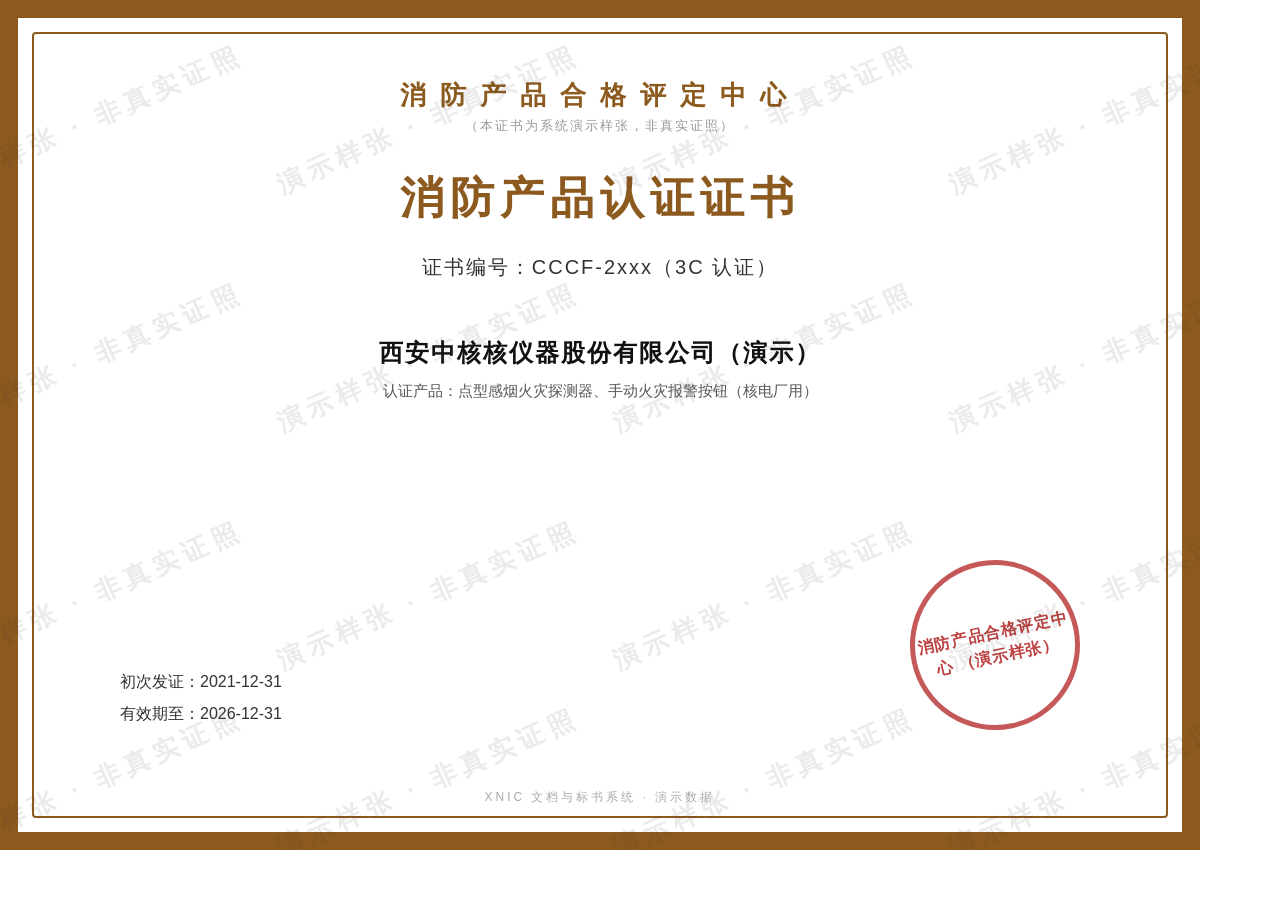
<file: .samples/cert_fire_3c.html>
<!DOCTYPE html>
<html lang="zh"><head><meta charset="utf-8"><style>
*{margin:0;padding:0;box-sizing:border-box}
body{width:1200px;height:850px;background:#fff;font-family:"Microsoft YaHei","PingFang SC",sans-serif;position:relative;overflow:hidden}
.frame{border:18px solid #8c5a1f;position:absolute;inset:0}
.frame::after{content:"";position:absolute;inset:14px;border:2px solid #8c5a1f;border-radius:4px}
.inner{position:absolute;inset:44px;display:flex;flex-direction:column;align-items:center;padding:34px 60px 0;text-align:center}
.gov{font-size:26px;font-weight:700;color:#8c5a1f;letter-spacing:14px;margin-bottom:4px}
.hint{font-size:13px;color:#999;letter-spacing:2px}
.title{font-size:44px;font-weight:800;color:#8c5a1f;letter-spacing:6px;margin:34px 0 26px}
.no{font-size:20px;color:#333;letter-spacing:2px;margin-bottom:30px}
table{border-collapse:collapse;margin:0 auto}
td{font-size:17px;color:#333;padding:8px 18px;letter-spacing:1px;text-align:left}
td.k{color:#666;white-space:nowrap}
.holder{font-size:24px;font-weight:700;color:#111;margin:26px 0 8px;letter-spacing:2px}
.scope{font-size:15px;color:#555;max-width:820px;line-height:1.8}
.seal{position:absolute;right:120px;bottom:120px;width:170px;height:170px;border:5px solid rgba(178,32,32,.75);border-radius:50%;
  display:flex;align-items:center;justify-content:center;color:rgba(178,32,32,.85);font-size:16px;font-weight:700;line-height:1.5;
  transform:rotate(-12deg);text-align:center;letter-spacing:1px}
.valid{position:absolute;left:120px;bottom:120px;font-size:16px;color:#333;line-height:2}
.valid b{font-size:19px;color:#8c5a1f}
.wm{position:absolute;inset:0;pointer-events:none;overflow:hidden}
.wm span{position:absolute;transform:rotate(-24deg);color:rgba(60,60,60,.10);font-size:26px;font-weight:700;white-space:nowrap;letter-spacing:6px}
.foot{position:absolute;bottom:44px;width:100%;text-align:center;font-size:12px;color:#aaa;letter-spacing:3px}
</style></head><body>
<div class="frame"></div>
<div class="inner">
  <div class="gov">消防产品合格评定中心</div>
  <div class="hint">（本证书为系统演示样张，非真实证照）</div>
  <div class="title">消防产品认证证书</div>
  <div class="no">证书编号：CCCF-2xxx（3C 认证）</div>
  <div class="holder">西安中核核仪器股份有限公司（演示）</div>
  <div class="scope">认证产品：点型感烟火灾探测器、手动火灾报警按钮（核电厂用）</div>
</div>
<div class="valid">初次发证：2021-12-31<br>有效期至：2026-12-31</div>
<div class="seal">消防产品合格评定中心
（演示样张）</div>
<div class="wm"><span style="top:12%;left:-6%">演示样张 · 非真实证照</span><span style="top:12%;left:22%">演示样张 · 非真实证照</span><span style="top:12%;left:50%">演示样张 · 非真实证照</span><span style="top:12%;left:78%">演示样张 · 非真实证照</span><span style="top:40%;left:-6%">演示样张 · 非真实证照</span><span style="top:40%;left:22%">演示样张 · 非真实证照</span><span style="top:40%;left:50%">演示样张 · 非真实证照</span><span style="top:40%;left:78%">演示样张 · 非真实证照</span><span style="top:68%;left:-6%">演示样张 · 非真实证照</span><span style="top:68%;left:22%">演示样张 · 非真实证照</span><span style="top:68%;left:50%">演示样张 · 非真实证照</span><span style="top:68%;left:78%">演示样张 · 非真实证照</span><span style="top:90%;left:-6%">演示样张 · 非真实证照</span><span style="top:90%;left:22%">演示样张 · 非真实证照</span><span style="top:90%;left:50%">演示样张 · 非真实证照</span><span style="top:90%;left:78%">演示样张 · 非真实证照</span></div>
<div class="foot">XNIC 文档与标书系统 · 演示数据</div>
</body></html>
</file>
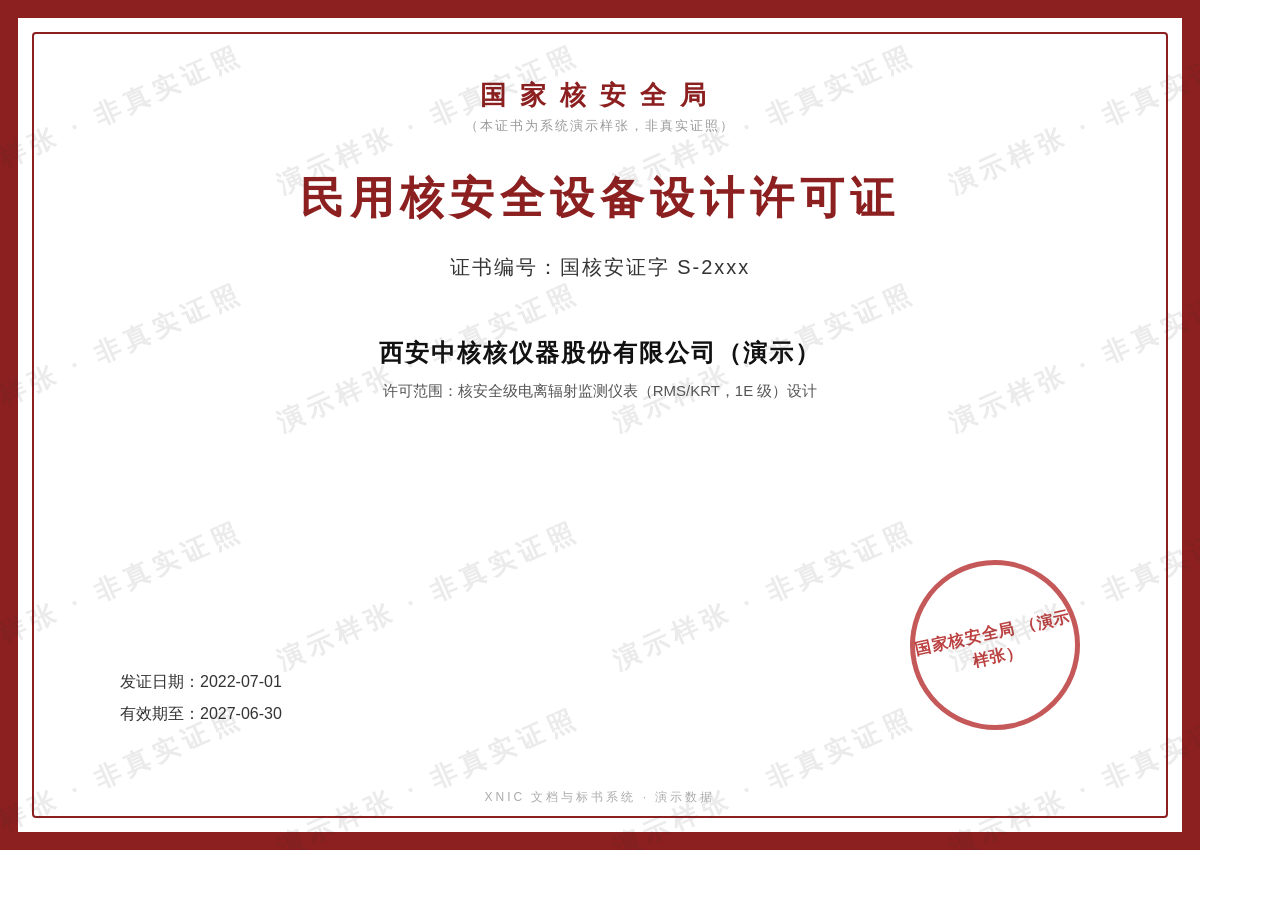
<file: .samples/cert_nnsa_design.html>
<!DOCTYPE html>
<html lang="zh"><head><meta charset="utf-8"><style>
*{margin:0;padding:0;box-sizing:border-box}
body{width:1200px;height:850px;background:#fff;font-family:"Microsoft YaHei","PingFang SC",sans-serif;position:relative;overflow:hidden}
.frame{border:18px solid #8c1f1f;position:absolute;inset:0}
.frame::after{content:"";position:absolute;inset:14px;border:2px solid #8c1f1f;border-radius:4px}
.inner{position:absolute;inset:44px;display:flex;flex-direction:column;align-items:center;padding:34px 60px 0;text-align:center}
.gov{font-size:26px;font-weight:700;color:#8c1f1f;letter-spacing:14px;margin-bottom:4px}
.hint{font-size:13px;color:#999;letter-spacing:2px}
.title{font-size:44px;font-weight:800;color:#8c1f1f;letter-spacing:6px;margin:34px 0 26px}
.no{font-size:20px;color:#333;letter-spacing:2px;margin-bottom:30px}
table{border-collapse:collapse;margin:0 auto}
td{font-size:17px;color:#333;padding:8px 18px;letter-spacing:1px;text-align:left}
td.k{color:#666;white-space:nowrap}
.holder{font-size:24px;font-weight:700;color:#111;margin:26px 0 8px;letter-spacing:2px}
.scope{font-size:15px;color:#555;max-width:820px;line-height:1.8}
.seal{position:absolute;right:120px;bottom:120px;width:170px;height:170px;border:5px solid rgba(178,32,32,.75);border-radius:50%;
  display:flex;align-items:center;justify-content:center;color:rgba(178,32,32,.85);font-size:16px;font-weight:700;line-height:1.5;
  transform:rotate(-12deg);text-align:center;letter-spacing:1px}
.valid{position:absolute;left:120px;bottom:120px;font-size:16px;color:#333;line-height:2}
.valid b{font-size:19px;color:#8c1f1f}
.wm{position:absolute;inset:0;pointer-events:none;overflow:hidden}
.wm span{position:absolute;transform:rotate(-24deg);color:rgba(60,60,60,.10);font-size:26px;font-weight:700;white-space:nowrap;letter-spacing:6px}
.foot{position:absolute;bottom:44px;width:100%;text-align:center;font-size:12px;color:#aaa;letter-spacing:3px}
</style></head><body>
<div class="frame"></div>
<div class="inner">
  <div class="gov">国家核安全局</div>
  <div class="hint">（本证书为系统演示样张，非真实证照）</div>
  <div class="title">民用核安全设备设计许可证</div>
  <div class="no">证书编号：国核安证字 S-2xxx</div>
  <div class="holder">西安中核核仪器股份有限公司（演示）</div>
  <div class="scope">许可范围：核安全级电离辐射监测仪表（RMS/KRT，1E 级）设计</div>
</div>
<div class="valid">发证日期：2022-07-01<br>有效期至：2027-06-30</div>
<div class="seal">国家核安全局
（演示样张）</div>
<div class="wm"><span style="top:12%;left:-6%">演示样张 · 非真实证照</span><span style="top:12%;left:22%">演示样张 · 非真实证照</span><span style="top:12%;left:50%">演示样张 · 非真实证照</span><span style="top:12%;left:78%">演示样张 · 非真实证照</span><span style="top:40%;left:-6%">演示样张 · 非真实证照</span><span style="top:40%;left:22%">演示样张 · 非真实证照</span><span style="top:40%;left:50%">演示样张 · 非真实证照</span><span style="top:40%;left:78%">演示样张 · 非真实证照</span><span style="top:68%;left:-6%">演示样张 · 非真实证照</span><span style="top:68%;left:22%">演示样张 · 非真实证照</span><span style="top:68%;left:50%">演示样张 · 非真实证照</span><span style="top:68%;left:78%">演示样张 · 非真实证照</span><span style="top:90%;left:-6%">演示样张 · 非真实证照</span><span style="top:90%;left:22%">演示样张 · 非真实证照</span><span style="top:90%;left:50%">演示样张 · 非真实证照</span><span style="top:90%;left:78%">演示样张 · 非真实证照</span></div>
<div class="foot">XNIC 文档与标书系统 · 演示数据</div>
</body></html>
</file>
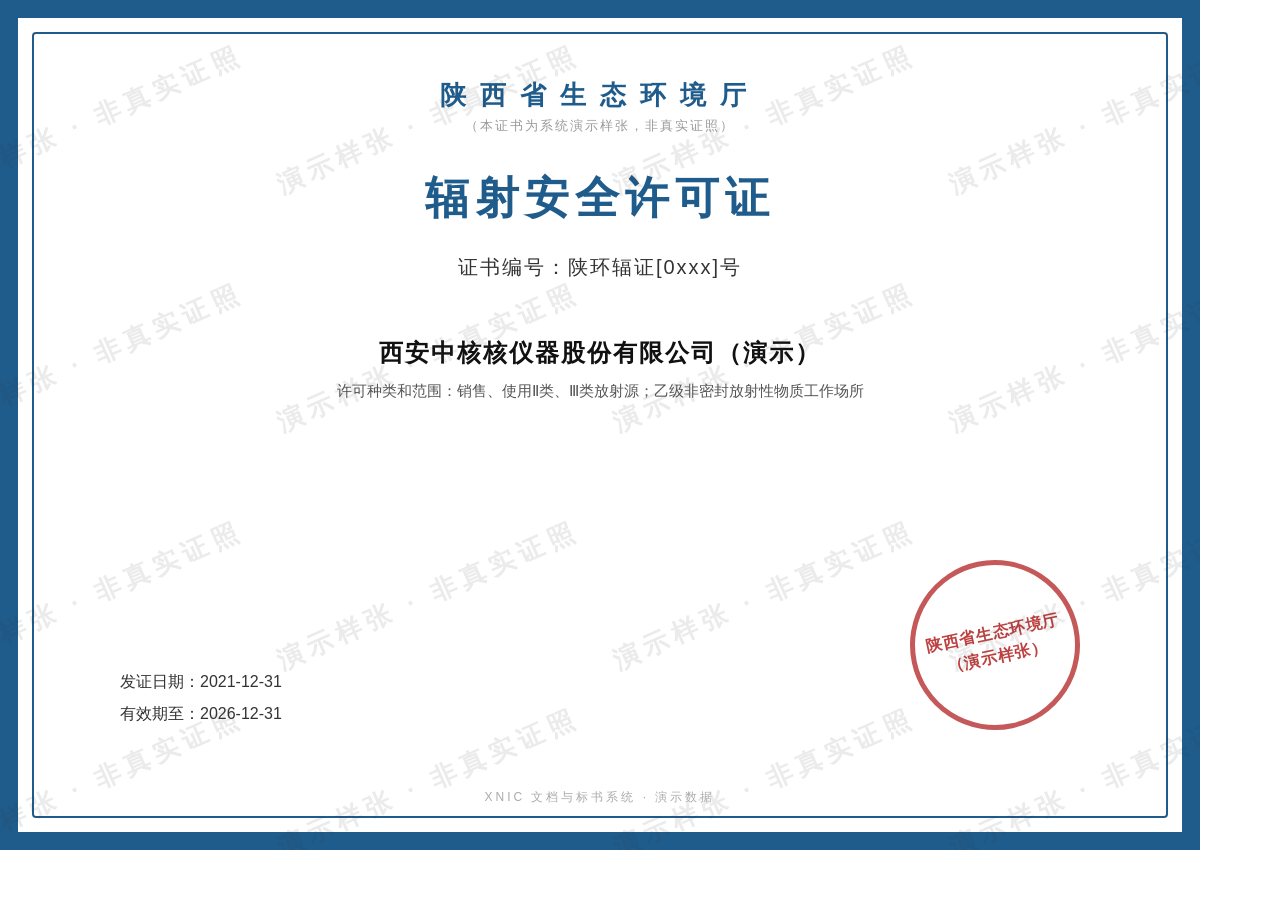
<file: .samples/cert_radiation.html>
<!DOCTYPE html>
<html lang="zh"><head><meta charset="utf-8"><style>
*{margin:0;padding:0;box-sizing:border-box}
body{width:1200px;height:850px;background:#fff;font-family:"Microsoft YaHei","PingFang SC",sans-serif;position:relative;overflow:hidden}
.frame{border:18px solid #1f5c8c;position:absolute;inset:0}
.frame::after{content:"";position:absolute;inset:14px;border:2px solid #1f5c8c;border-radius:4px}
.inner{position:absolute;inset:44px;display:flex;flex-direction:column;align-items:center;padding:34px 60px 0;text-align:center}
.gov{font-size:26px;font-weight:700;color:#1f5c8c;letter-spacing:14px;margin-bottom:4px}
.hint{font-size:13px;color:#999;letter-spacing:2px}
.title{font-size:44px;font-weight:800;color:#1f5c8c;letter-spacing:6px;margin:34px 0 26px}
.no{font-size:20px;color:#333;letter-spacing:2px;margin-bottom:30px}
table{border-collapse:collapse;margin:0 auto}
td{font-size:17px;color:#333;padding:8px 18px;letter-spacing:1px;text-align:left}
td.k{color:#666;white-space:nowrap}
.holder{font-size:24px;font-weight:700;color:#111;margin:26px 0 8px;letter-spacing:2px}
.scope{font-size:15px;color:#555;max-width:820px;line-height:1.8}
.seal{position:absolute;right:120px;bottom:120px;width:170px;height:170px;border:5px solid rgba(178,32,32,.75);border-radius:50%;
  display:flex;align-items:center;justify-content:center;color:rgba(178,32,32,.85);font-size:16px;font-weight:700;line-height:1.5;
  transform:rotate(-12deg);text-align:center;letter-spacing:1px}
.valid{position:absolute;left:120px;bottom:120px;font-size:16px;color:#333;line-height:2}
.valid b{font-size:19px;color:#1f5c8c}
.wm{position:absolute;inset:0;pointer-events:none;overflow:hidden}
.wm span{position:absolute;transform:rotate(-24deg);color:rgba(60,60,60,.10);font-size:26px;font-weight:700;white-space:nowrap;letter-spacing:6px}
.foot{position:absolute;bottom:44px;width:100%;text-align:center;font-size:12px;color:#aaa;letter-spacing:3px}
</style></head><body>
<div class="frame"></div>
<div class="inner">
  <div class="gov">陕西省生态环境厅</div>
  <div class="hint">（本证书为系统演示样张，非真实证照）</div>
  <div class="title">辐射安全许可证</div>
  <div class="no">证书编号：陕环辐证[0xxx]号</div>
  <div class="holder">西安中核核仪器股份有限公司（演示）</div>
  <div class="scope">许可种类和范围：销售、使用Ⅱ类、Ⅲ类放射源；乙级非密封放射性物质工作场所</div>
</div>
<div class="valid">发证日期：2021-12-31<br>有效期至：2026-12-31</div>
<div class="seal">陕西省生态环境厅
（演示样张）</div>
<div class="wm"><span style="top:12%;left:-6%">演示样张 · 非真实证照</span><span style="top:12%;left:22%">演示样张 · 非真实证照</span><span style="top:12%;left:50%">演示样张 · 非真实证照</span><span style="top:12%;left:78%">演示样张 · 非真实证照</span><span style="top:40%;left:-6%">演示样张 · 非真实证照</span><span style="top:40%;left:22%">演示样张 · 非真实证照</span><span style="top:40%;left:50%">演示样张 · 非真实证照</span><span style="top:40%;left:78%">演示样张 · 非真实证照</span><span style="top:68%;left:-6%">演示样张 · 非真实证照</span><span style="top:68%;left:22%">演示样张 · 非真实证照</span><span style="top:68%;left:50%">演示样张 · 非真实证照</span><span style="top:68%;left:78%">演示样张 · 非真实证照</span><span style="top:90%;left:-6%">演示样张 · 非真实证照</span><span style="top:90%;left:22%">演示样张 · 非真实证照</span><span style="top:90%;left:50%">演示样张 · 非真实证照</span><span style="top:90%;left:78%">演示样张 · 非真实证照</span></div>
<div class="foot">XNIC 文档与标书系统 · 演示数据</div>
</body></html>
</file>
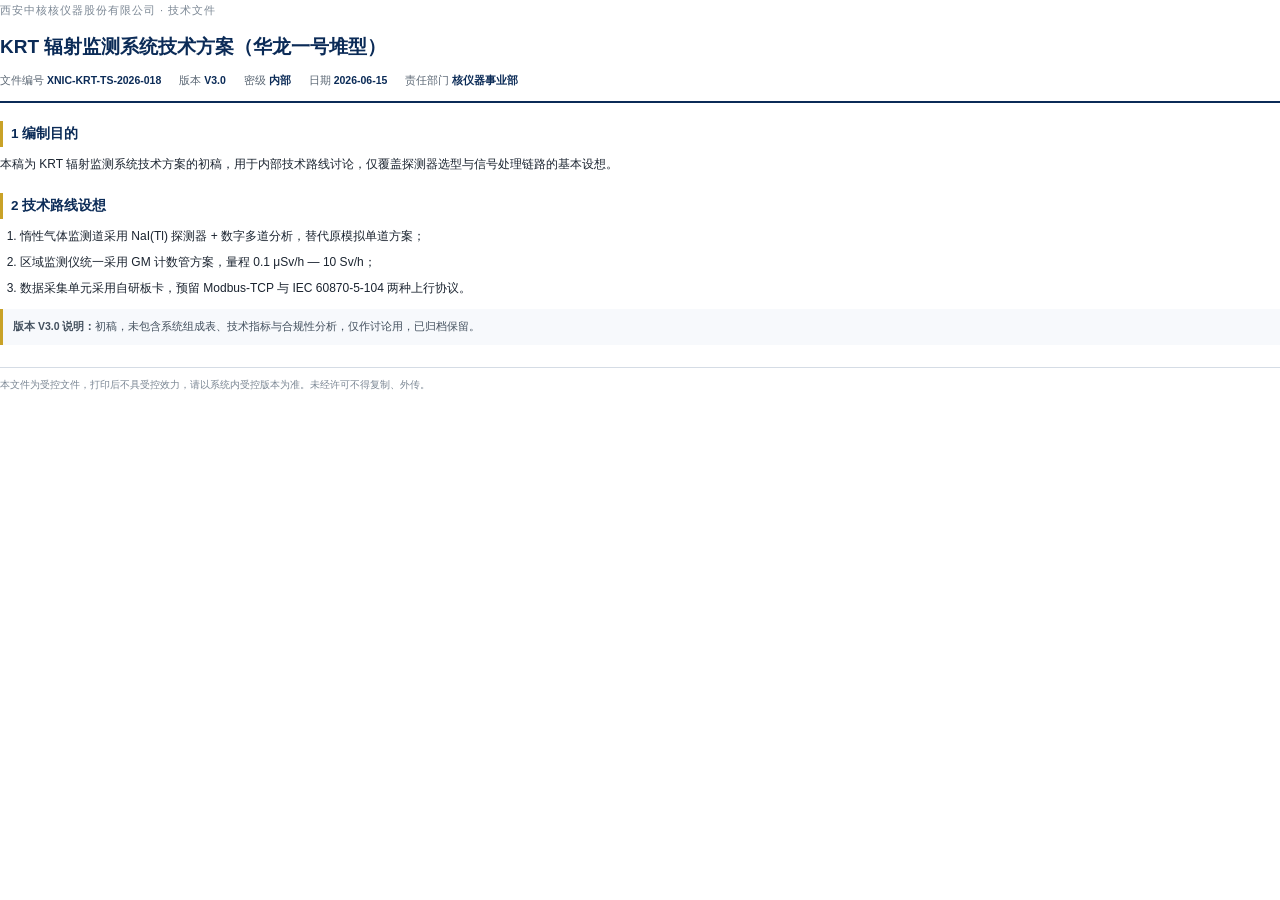
<file: .samples/krt_v30.html>
<!DOCTYPE html><html lang="zh-CN"><head><meta charset="utf-8"><style>
@page { size: A4; margin: 18mm 16mm; }
* { box-sizing: border-box; }
body { font-family: "Microsoft YaHei", "SimSun", sans-serif; color: #1b2430; font-size: 12px; line-height: 1.9; margin: 0; }
.head { border-bottom: 2px solid #0b2b57; padding-bottom: 10px; margin-bottom: 16px; }
.brand { font-size: 11px; color: #7b8794; letter-spacing: 1px; }
h1 { font-size: 19px; color: #0b2b57; margin: 8px 0 6px; }
.meta { display: flex; gap: 18px; font-size: 10.5px; color: #5b6774; flex-wrap: wrap; }
.meta b { color: #0b2b57; font-weight: 600; }
.stamp { float: right; border: 1.5px solid #b42318; color: #b42318; padding: 2px 8px; font-size: 10px; border-radius: 3px; transform: rotate(-6deg); }
h2 { font-size: 13.5px; color: #0b2b57; margin: 18px 0 6px; border-left: 3px solid #c9a227; padding-left: 8px; }
h3 { font-size: 12px; color: #1b2430; margin: 12px 0 4px; }
p { margin: 5px 0; text-align: justify; }
table { width: 100%; border-collapse: collapse; margin: 8px 0; font-size: 10.5px; }
th, td { border: 1px solid #d5dce5; padding: 5px 7px; text-align: left; }
th { background: #eef2f8; color: #0b2b57; font-weight: 600; }
.note { background: #f7f9fc; border-left: 3px solid #c9a227; padding: 8px 10px; font-size: 10.5px; color: #43505e; margin: 10px 0; }
.foot { margin-top: 22px; border-top: 1px solid #d5dce5; padding-top: 8px; font-size: 9.5px; color: #7b8794; }
ol { margin: 6px 0 6px 20px; padding: 0; }
li { margin: 3px 0; }
</style></head>
<body><div class="head">
  <div class="brand">西安中核核仪器股份有限公司 · 技术文件</div>
  <h1>KRT 辐射监测系统技术方案（华龙一号堆型）</h1>
  <div class="meta"><span>文件编号 <b>XNIC-KRT-TS-2026-018</b></span><span>版本 <b>V3.0</b></span>
  <span>密级 <b>内部</b></span><span>日期 <b>2026-06-15</b></span><span>责任部门 <b>核仪器事业部</b></span></div>
  
</div><h2>1 编制目的</h2><p>本稿为 KRT 辐射监测系统技术方案的初稿，用于内部技术路线讨论，仅覆盖探测器选型与信号处理链路的基本设想。</p><h2>2 技术路线设想</h2><ol><li>惰性气体监测道采用 NaI(Tl) 探测器 + 数字多道分析，替代原模拟单道方案；</li><li>区域监测仪统一采用 GM 计数管方案，量程 0.1 μSv/h — 10 Sv/h；</li><li>数据采集单元采用自研板卡，预留 Modbus-TCP 与 IEC 60870-5-104 两种上行协议。</li></ol><div class='note'><b>版本 V3.0 说明：</b>初稿，未包含系统组成表、技术指标与合规性分析，仅作讨论用，已归档保留。</div>
<div class="foot">本文件为受控文件，打印后不具受控效力，请以系统内受控版本为准。未经许可不得复制、外传。</div>
</body></html>
</file>
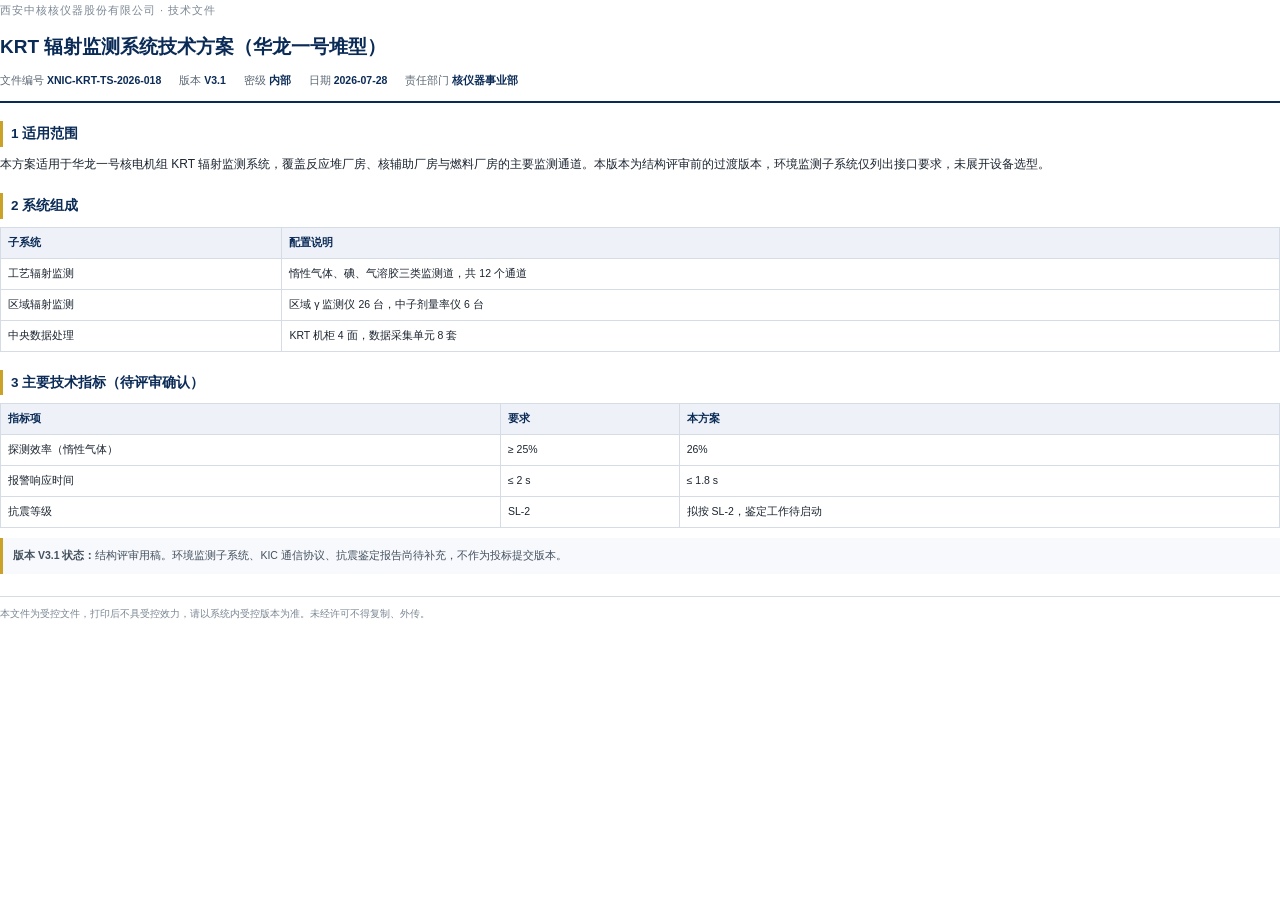
<file: .samples/krt_v31.html>
<!DOCTYPE html><html lang="zh-CN"><head><meta charset="utf-8"><style>
@page { size: A4; margin: 18mm 16mm; }
* { box-sizing: border-box; }
body { font-family: "Microsoft YaHei", "SimSun", sans-serif; color: #1b2430; font-size: 12px; line-height: 1.9; margin: 0; }
.head { border-bottom: 2px solid #0b2b57; padding-bottom: 10px; margin-bottom: 16px; }
.brand { font-size: 11px; color: #7b8794; letter-spacing: 1px; }
h1 { font-size: 19px; color: #0b2b57; margin: 8px 0 6px; }
.meta { display: flex; gap: 18px; font-size: 10.5px; color: #5b6774; flex-wrap: wrap; }
.meta b { color: #0b2b57; font-weight: 600; }
.stamp { float: right; border: 1.5px solid #b42318; color: #b42318; padding: 2px 8px; font-size: 10px; border-radius: 3px; transform: rotate(-6deg); }
h2 { font-size: 13.5px; color: #0b2b57; margin: 18px 0 6px; border-left: 3px solid #c9a227; padding-left: 8px; }
h3 { font-size: 12px; color: #1b2430; margin: 12px 0 4px; }
p { margin: 5px 0; text-align: justify; }
table { width: 100%; border-collapse: collapse; margin: 8px 0; font-size: 10.5px; }
th, td { border: 1px solid #d5dce5; padding: 5px 7px; text-align: left; }
th { background: #eef2f8; color: #0b2b57; font-weight: 600; }
.note { background: #f7f9fc; border-left: 3px solid #c9a227; padding: 8px 10px; font-size: 10.5px; color: #43505e; margin: 10px 0; }
.foot { margin-top: 22px; border-top: 1px solid #d5dce5; padding-top: 8px; font-size: 9.5px; color: #7b8794; }
ol { margin: 6px 0 6px 20px; padding: 0; }
li { margin: 3px 0; }
</style></head>
<body><div class="head">
  <div class="brand">西安中核核仪器股份有限公司 · 技术文件</div>
  <h1>KRT 辐射监测系统技术方案（华龙一号堆型）</h1>
  <div class="meta"><span>文件编号 <b>XNIC-KRT-TS-2026-018</b></span><span>版本 <b>V3.1</b></span>
  <span>密级 <b>内部</b></span><span>日期 <b>2026-07-28</b></span><span>责任部门 <b>核仪器事业部</b></span></div>
  
</div><h2>1 适用范围</h2><p>本方案适用于华龙一号核电机组 KRT 辐射监测系统，覆盖反应堆厂房、核辅助厂房与燃料厂房的主要监测通道。本版本为结构评审前的过渡版本，环境监测子系统仅列出接口要求，未展开设备选型。</p><h2>2 系统组成</h2><table><tr><th style='width:22%'>子系统</th><th>配置说明</th></tr><tr><td>工艺辐射监测</td><td>惰性气体、碘、气溶胶三类监测道，共 12 个通道</td></tr><tr><td>区域辐射监测</td><td>区域 γ 监测仪 26 台，中子剂量率仪 6 台</td></tr><tr><td>中央数据处理</td><td>KRT 机柜 4 面，数据采集单元 8 套</td></tr></table><h2>3 主要技术指标（待评审确认）</h2><table><tr><th>指标项</th><th>要求</th><th>本方案</th></tr><tr><td>探测效率（惰性气体）</td><td>≥ 25%</td><td>26%</td></tr><tr><td>报警响应时间</td><td>≤ 2 s</td><td>≤ 1.8 s</td></tr><tr><td>抗震等级</td><td>SL-2</td><td>拟按 SL-2，鉴定工作待启动</td></tr></table><div class='note'><b>版本 V3.1 状态：</b>结构评审用稿。环境监测子系统、KIC 通信协议、抗震鉴定报告尚待补充，不作为投标提交版本。</div>
<div class="foot">本文件为受控文件，打印后不具受控效力，请以系统内受控版本为准。未经许可不得复制、外传。</div>
</body></html>
</file>
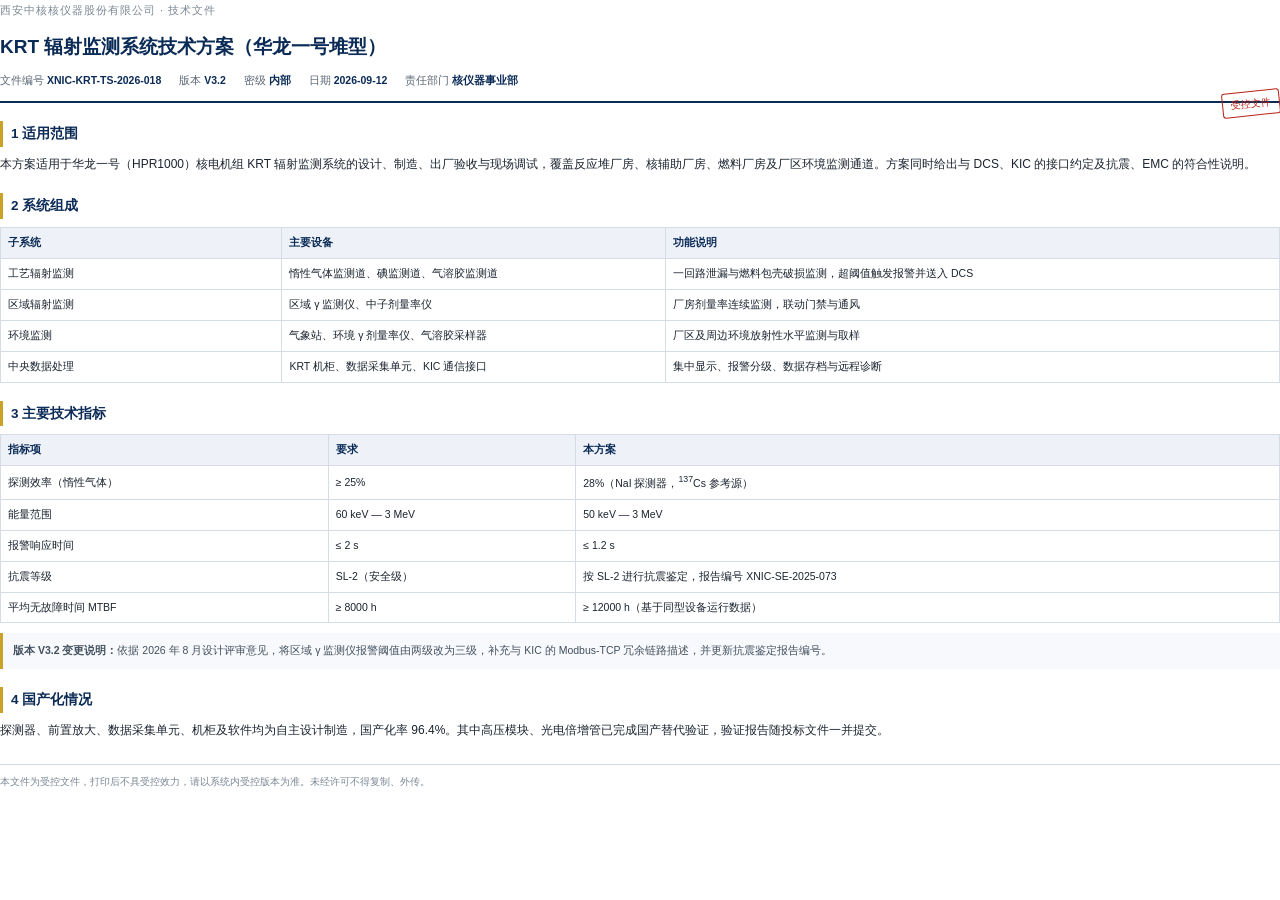
<file: .samples/krt_v32.html>
<!DOCTYPE html><html lang="zh-CN"><head><meta charset="utf-8"><style>
@page { size: A4; margin: 18mm 16mm; }
* { box-sizing: border-box; }
body { font-family: "Microsoft YaHei", "SimSun", sans-serif; color: #1b2430; font-size: 12px; line-height: 1.9; margin: 0; }
.head { border-bottom: 2px solid #0b2b57; padding-bottom: 10px; margin-bottom: 16px; }
.brand { font-size: 11px; color: #7b8794; letter-spacing: 1px; }
h1 { font-size: 19px; color: #0b2b57; margin: 8px 0 6px; }
.meta { display: flex; gap: 18px; font-size: 10.5px; color: #5b6774; flex-wrap: wrap; }
.meta b { color: #0b2b57; font-weight: 600; }
.stamp { float: right; border: 1.5px solid #b42318; color: #b42318; padding: 2px 8px; font-size: 10px; border-radius: 3px; transform: rotate(-6deg); }
h2 { font-size: 13.5px; color: #0b2b57; margin: 18px 0 6px; border-left: 3px solid #c9a227; padding-left: 8px; }
h3 { font-size: 12px; color: #1b2430; margin: 12px 0 4px; }
p { margin: 5px 0; text-align: justify; }
table { width: 100%; border-collapse: collapse; margin: 8px 0; font-size: 10.5px; }
th, td { border: 1px solid #d5dce5; padding: 5px 7px; text-align: left; }
th { background: #eef2f8; color: #0b2b57; font-weight: 600; }
.note { background: #f7f9fc; border-left: 3px solid #c9a227; padding: 8px 10px; font-size: 10.5px; color: #43505e; margin: 10px 0; }
.foot { margin-top: 22px; border-top: 1px solid #d5dce5; padding-top: 8px; font-size: 9.5px; color: #7b8794; }
ol { margin: 6px 0 6px 20px; padding: 0; }
li { margin: 3px 0; }
</style></head>
<body><div class="head">
  <div class="brand">西安中核核仪器股份有限公司 · 技术文件</div>
  <h1>KRT 辐射监测系统技术方案（华龙一号堆型）</h1>
  <div class="meta"><span>文件编号 <b>XNIC-KRT-TS-2026-018</b></span><span>版本 <b>V3.2</b></span>
  <span>密级 <b>内部</b></span><span>日期 <b>2026-09-12</b></span><span>责任部门 <b>核仪器事业部</b></span></div>
  <span class='stamp'>受控文件</span>
</div><h2>1 适用范围</h2><p>本方案适用于华龙一号（HPR1000）核电机组 KRT 辐射监测系统的设计、制造、出厂验收与现场调试，覆盖反应堆厂房、核辅助厂房、燃料厂房及厂区环境监测通道。方案同时给出与 DCS、KIC 的接口约定及抗震、EMC 的符合性说明。</p><h2>2 系统组成</h2><table><tr><th style='width:22%'>子系统</th><th style='width:30%'>主要设备</th><th>功能说明</th></tr><tr><td>工艺辐射监测</td><td>惰性气体监测道、碘监测道、气溶胶监测道</td><td>一回路泄漏与燃料包壳破损监测，超阈值触发报警并送入 DCS</td></tr><tr><td>区域辐射监测</td><td>区域 γ 监测仪、中子剂量率仪</td><td>厂房剂量率连续监测，联动门禁与通风</td></tr><tr><td>环境监测</td><td>气象站、环境 γ 剂量率仪、气溶胶采样器</td><td>厂区及周边环境放射性水平监测与取样</td></tr><tr><td>中央数据处理</td><td>KRT 机柜、数据采集单元、KIC 通信接口</td><td>集中显示、报警分级、数据存档与远程诊断</td></tr></table><h2>3 主要技术指标</h2><table><tr><th>指标项</th><th>要求</th><th>本方案</th></tr><tr><td>探测效率（惰性气体）</td><td>≥ 25%</td><td>28%（NaI 探测器，<sup>137</sup>Cs 参考源）</td></tr><tr><td>能量范围</td><td>60 keV — 3 MeV</td><td>50 keV — 3 MeV</td></tr><tr><td>报警响应时间</td><td>≤ 2 s</td><td>≤ 1.2 s</td></tr><tr><td>抗震等级</td><td>SL-2（安全级）</td><td>按 SL-2 进行抗震鉴定，报告编号 XNIC-SE-2025-073</td></tr><tr><td>平均无故障时间 MTBF</td><td>≥ 8000 h</td><td>≥ 12000 h（基于同型设备运行数据）</td></tr></table><div class='note'><b>版本 V3.2 变更说明：</b>依据 2026 年 8 月设计评审意见，将区域 γ 监测仪报警阈值由两级改为三级，补充与 KIC 的 Modbus-TCP 冗余链路描述，并更新抗震鉴定报告编号。</div><h2>4 国产化情况</h2><p>探测器、前置放大、数据采集单元、机柜及软件均为自主设计制造，国产化率 96.4%。其中高压模块、光电倍增管已完成国产替代验证，验证报告随投标文件一并提交。</p>
<div class="foot">本文件为受控文件，打印后不具受控效力，请以系统内受控版本为准。未经许可不得复制、外传。</div>
</body></html>
</file>
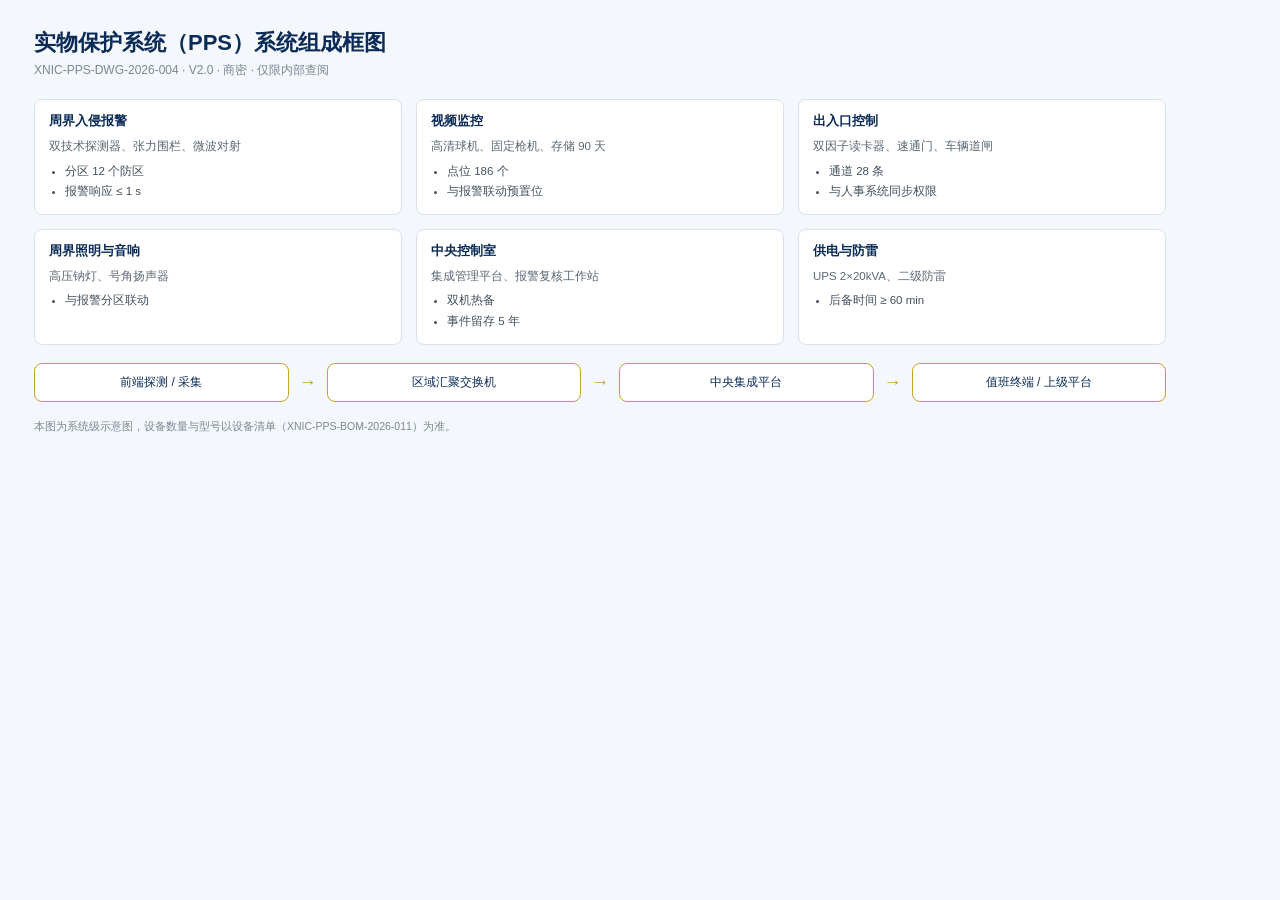
<file: .samples/pps_diagram.html>
<!DOCTYPE html><html lang="zh-CN"><head><meta charset="utf-8"><style>
body{margin:0;background:#f4f7fb;font-family:"Microsoft YaHei",sans-serif;color:#12263f;width:1200px;height:760px}
.wrap{padding:28px 34px}
h1{font-size:22px;margin:0 0 4px;color:#0b2b57}
.sub{font-size:12px;color:#7b8794;margin-bottom:20px}
.grid{display:grid;grid-template-columns:repeat(3,1fr);gap:14px}
.card{background:#fff;border:1px solid #d9e2ec;border-radius:8px;padding:12px 14px}
.card b{display:block;font-size:13px;color:#0b2b57;margin-bottom:6px}
.card span{font-size:11.5px;color:#5b6774;line-height:1.7}
.card ul{margin:4px 0 0 16px;padding:0;font-size:11.5px;color:#43505e;line-height:1.8}
.flow{display:flex;align-items:center;gap:10px;margin-top:18px}
.node{flex:1;background:#fff;border:1px solid #c9a227;border-radius:8px;padding:10px;text-align:center;font-size:12px;color:#0b2b57}
.arrow{color:#c9a227;font-size:18px}
.foot{margin-top:18px;font-size:10.5px;color:#7b8794}
</style></head><body><div class="wrap">
<h1>实物保护系统（PPS）系统组成框图</h1>
<div class="sub">XNIC-PPS-DWG-2026-004 · V2.0 · 商密 · 仅限内部查阅</div>
<div class="grid">
<div class="card"><b>周界入侵报警</b><span>双技术探测器、张力围栏、微波对射</span><ul><li>分区 12 个防区</li><li>报警响应 ≤ 1 s</li></ul></div>
<div class="card"><b>视频监控</b><span>高清球机、固定枪机、存储 90 天</span><ul><li>点位 186 个</li><li>与报警联动预置位</li></ul></div>
<div class="card"><b>出入口控制</b><span>双因子读卡器、速通门、车辆道闸</span><ul><li>通道 28 条</li><li>与人事系统同步权限</li></ul></div>
<div class="card"><b>周界照明与音响</b><span>高压钠灯、号角扬声器</span><ul><li>与报警分区联动</li></ul></div>
<div class="card"><b>中央控制室</b><span>集成管理平台、报警复核工作站</span><ul><li>双机热备</li><li>事件留存 5 年</li></ul></div>
<div class="card"><b>供电与防雷</b><span>UPS 2×20kVA、二级防雷</span><ul><li>后备时间 ≥ 60 min</li></ul></div>
</div>
<div class="flow"><div class="node">前端探测 / 采集</div><span class="arrow">→</span><div class="node">区域汇聚交换机</div><span class="arrow">→</span><div class="node">中央集成平台</div><span class="arrow">→</span><div class="node">值班终端 / 上级平台</div></div>
<div class="foot">本图为系统级示意图，设备数量与型号以设备清单（XNIC-PPS-BOM-2026-011）为准。</div>
</div></body></html>
</file>
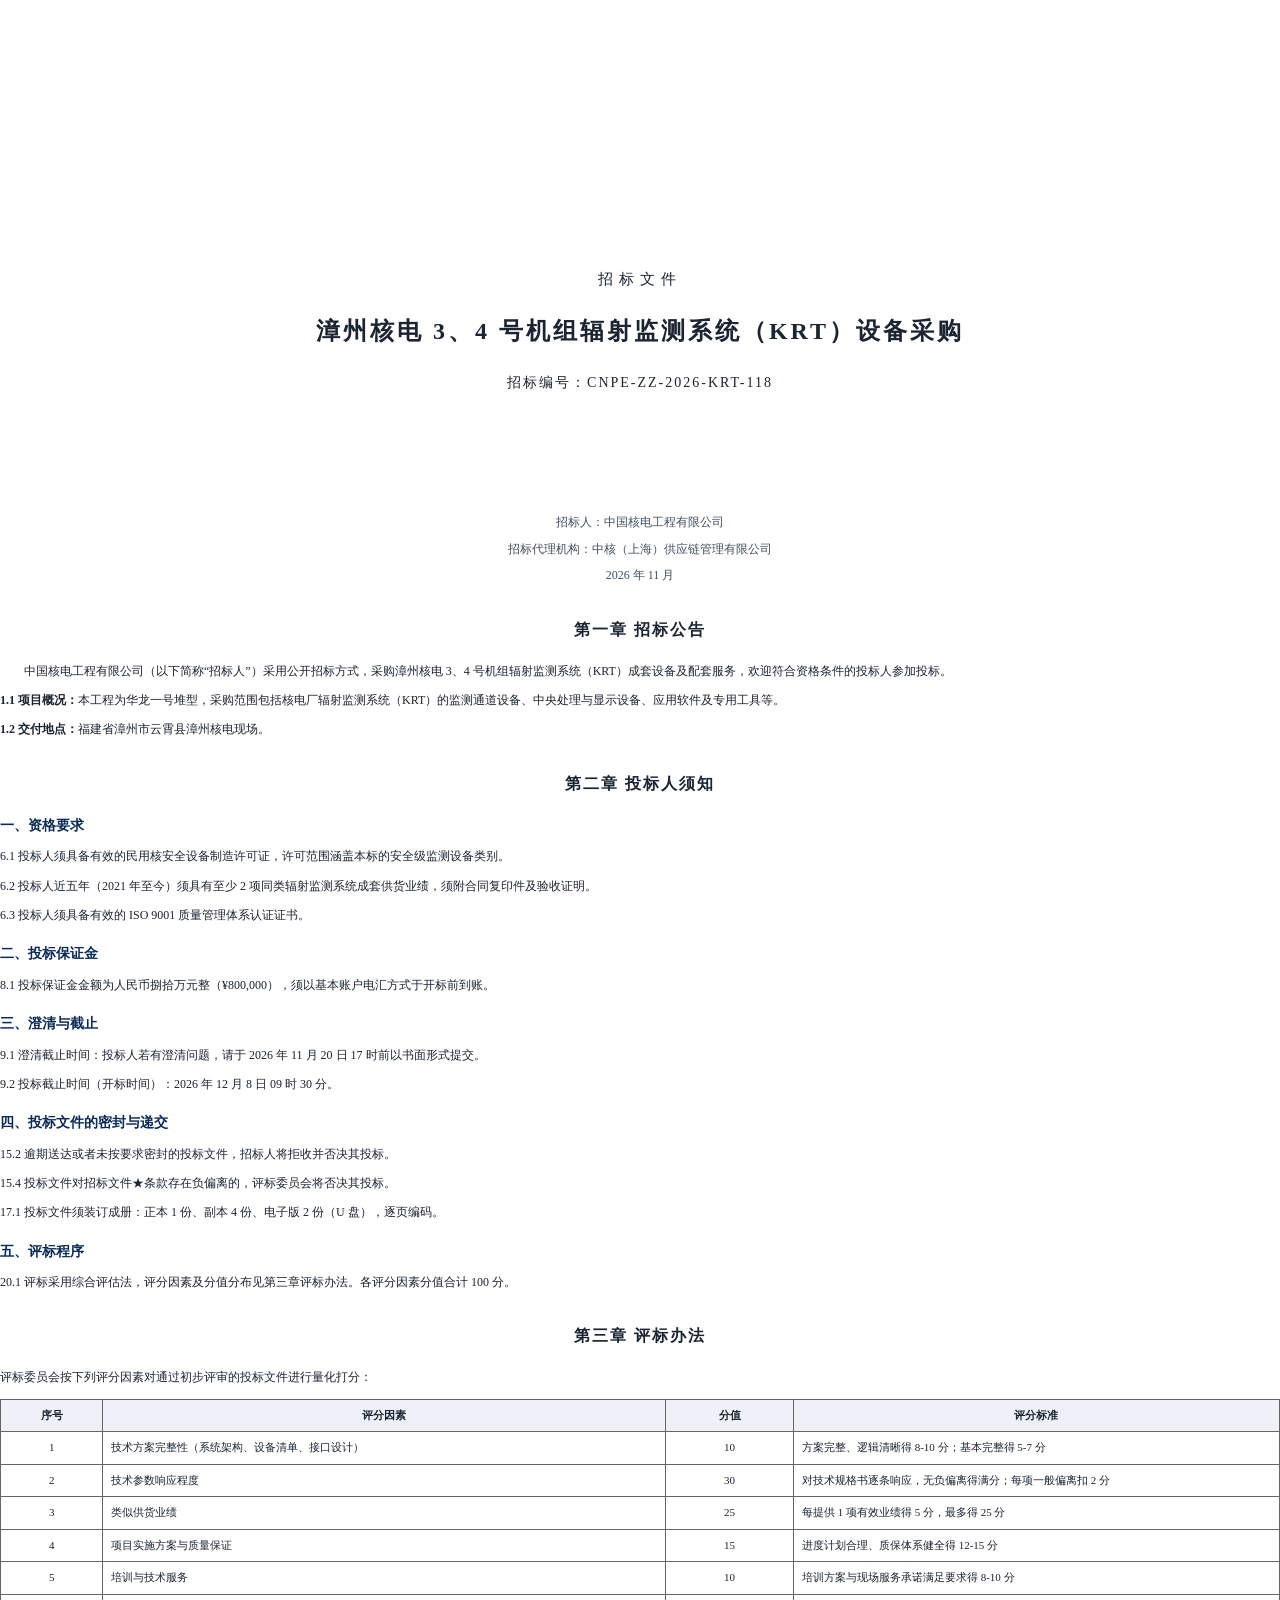
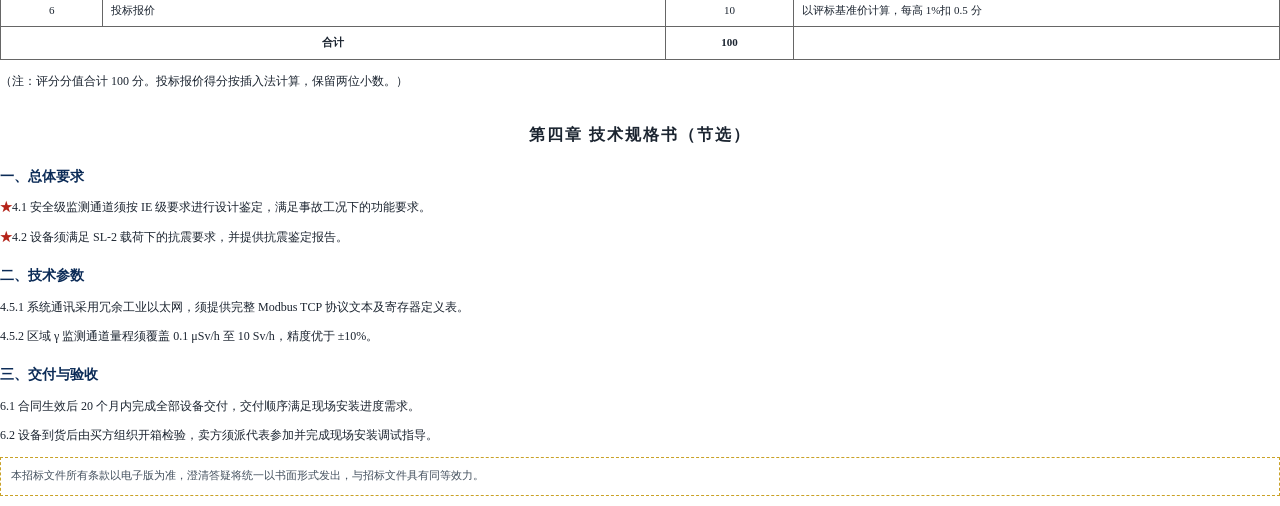
<file: .samples/zz_krt_tender_excerpt.html>
<!doctype html><html lang="zh-CN"><head><meta charset="utf-8"><style>
@page { size: A4; margin: 18mm 16mm; }
* { box-sizing: border-box; }
body { font-family: "SimSun", "Microsoft YaHei", serif; color: #1b2430; font-size: 12px; line-height: 1.95; margin: 0; }
.cover { text-align: center; padding-top: 70mm; }
.cover h1 { font-size: 24px; letter-spacing: 3px; margin: 14px 0; }
.cover .no { font-size: 14px; letter-spacing: 2px; margin: 10px 0; }
.cover .meta { font-size: 12px; color: #43505e; margin-top: 30mm; line-height: 2.2; }
h2.chap { font-size: 16px; text-align: center; margin: 26px 0 14px; letter-spacing: 2px; font-family: "SimHei", "Microsoft YaHei", sans-serif; }
h3 { font-size: 13.5px; margin: 14px 0 6px; color: #0b2b57; }
p { margin: 6px 0; text-align: justify; text-indent: 2em; }
p.noindent { text-indent: 0; }
table { width: 100%; border-collapse: collapse; margin: 10px 0; font-size: 11px; }
th, td { border: 1px solid #666; padding: 5px 8px; text-align: center; }
th { background: #eef2f8; }
td.l { text-align: left; }
.star { color: #b42318; font-weight: 700; }
.note { border: 1px dashed #c9a227; padding: 8px 10px; font-size: 10.5px; color: #43505e; margin: 10px 0; }
</style></head><body>
<div class="cover">
  <div style="font-size:15px;letter-spacing:6px">招标文件</div>
  <h1>漳州核电 3、4 号机组辐射监测系统（KRT）设备采购</h1>
  <div class="no">招标编号：CNPE-ZZ-2026-KRT-118</div>
  <div class="meta">
    招标人：中国核电工程有限公司<br>
    招标代理机构：中核（上海）供应链管理有限公司<br>
    2026 年 11 月
  </div>
</div>

<h2 class="chap">第一章 招标公告</h2>
<p>中国核电工程有限公司（以下简称“招标人”）采用公开招标方式，采购漳州核电 3、4 号机组辐射监测系统（KRT）成套设备及配套服务，欢迎符合资格条件的投标人参加投标。</p>
<p class="noindent"><b>1.1 项目概况：</b>本工程为华龙一号堆型，采购范围包括核电厂辐射监测系统（KRT）的监测通道设备、中央处理与显示设备、应用软件及专用工具等。</p>
<p class="noindent"><b>1.2 交付地点：</b>福建省漳州市云霄县漳州核电现场。</p>

<h2 class="chap">第二章 投标人须知</h2>
<h3>一、资格要求</h3>
<p class="noindent">6.1 投标人须具备有效的民用核安全设备制造许可证，许可范围涵盖本标的安全级监测设备类别。</p>
<p class="noindent">6.2 投标人近五年（2021 年至今）须具有至少 2 项同类辐射监测系统成套供货业绩，须附合同复印件及验收证明。</p>
<p class="noindent">6.3 投标人须具备有效的 ISO 9001 质量管理体系认证证书。</p>
<h3>二、投标保证金</h3>
<p class="noindent">8.1 投标保证金金额为人民币捌拾万元整（¥800,000），须以基本账户电汇方式于开标前到账。</p>
<h3>三、澄清与截止</h3>
<p class="noindent">9.1 澄清截止时间：投标人若有澄清问题，请于 2026 年 11 月 20 日 17 时前以书面形式提交。</p>
<p class="noindent">9.2 投标截止时间（开标时间）：2026 年 12 月 8 日 09 时 30 分。</p>
<h3>四、投标文件的密封与递交</h3>
<p class="noindent">15.2 逾期送达或者未按要求密封的投标文件，招标人将拒收并否决其投标。</p>
<p class="noindent">15.4 投标文件对招标文件★条款存在负偏离的，评标委员会将否决其投标。</p>
<p class="noindent">17.1 投标文件须装订成册：正本 1 份、副本 4 份、电子版 2 份（U 盘），逐页编码。</p>
<h3>五、评标程序</h3>
<p class="noindent">20.1 评标采用综合评估法，评分因素及分值分布见第三章评标办法。各评分因素分值合计 100 分。</p>

<h2 class="chap">第三章 评标办法</h2>
<p class="noindent">评标委员会按下列评分因素对通过初步评审的投标文件进行量化打分：</p>
<table>
  <tr><th style="width:8%">序号</th><th style="width:44%">评分因素</th><th style="width:10%">分值</th><th style="width:38%">评分标准</th></tr>
  <tr><td>1</td><td class="l">技术方案完整性（系统架构、设备清单、接口设计）</td><td>10</td><td class="l">方案完整、逻辑清晰得 8-10 分；基本完整得 5-7 分</td></tr>
  <tr><td>2</td><td class="l">技术参数响应程度</td><td>30</td><td class="l">对技术规格书逐条响应，无负偏离得满分；每项一般偏离扣 2 分</td></tr>
  <tr><td>3</td><td class="l">类似供货业绩</td><td>25</td><td class="l">每提供 1 项有效业绩得 5 分，最多得 25 分</td></tr>
  <tr><td>4</td><td class="l">项目实施方案与质量保证</td><td>15</td><td class="l">进度计划合理、质保体系健全得 12-15 分</td></tr>
  <tr><td>5</td><td class="l">培训与技术服务</td><td>10</td><td class="l">培训方案与现场服务承诺满足要求得 8-10 分</td></tr>
  <tr><td>6</td><td class="l">投标报价</td><td>10</td><td class="l">以评标基准价计算，每高 1%扣 0.5 分</td></tr>
  <tr><td colspan="2"><b>合计</b></td><td><b>100</b></td><td></td></tr>
</table>
<p class="noindent">（注：评分分值合计 100 分。投标报价得分按插入法计算，保留两位小数。）</p>

<h2 class="chap">第四章 技术规格书（节选）</h2>
<h3>一、总体要求</h3>
<p class="noindent"><span class="star">★</span>4.1 安全级监测通道须按 IE 级要求进行设计鉴定，满足事故工况下的功能要求。</p>
<p class="noindent"><span class="star">★</span>4.2 设备须满足 SL-2 载荷下的抗震要求，并提供抗震鉴定报告。</p>
<h3>二、技术参数</h3>
<p class="noindent">4.5.1 系统通讯采用冗余工业以太网，须提供完整 Modbus TCP 协议文本及寄存器定义表。</p>
<p class="noindent">4.5.2 区域 γ 监测通道量程须覆盖 0.1 μSv/h 至 10 Sv/h，精度优于 ±10%。</p>
<h3>三、交付与验收</h3>
<p class="noindent">6.1 合同生效后 20 个月内完成全部设备交付，交付顺序满足现场安装进度需求。</p>
<p class="noindent">6.2 设备到货后由买方组织开箱检验，卖方须派代表参加并完成现场安装调试指导。</p>
<div class="note">本招标文件所有条款以电子版为准，澄清答疑将统一以书面形式发出，与招标文件具有同等效力。</div>
</body></html>
</file>
